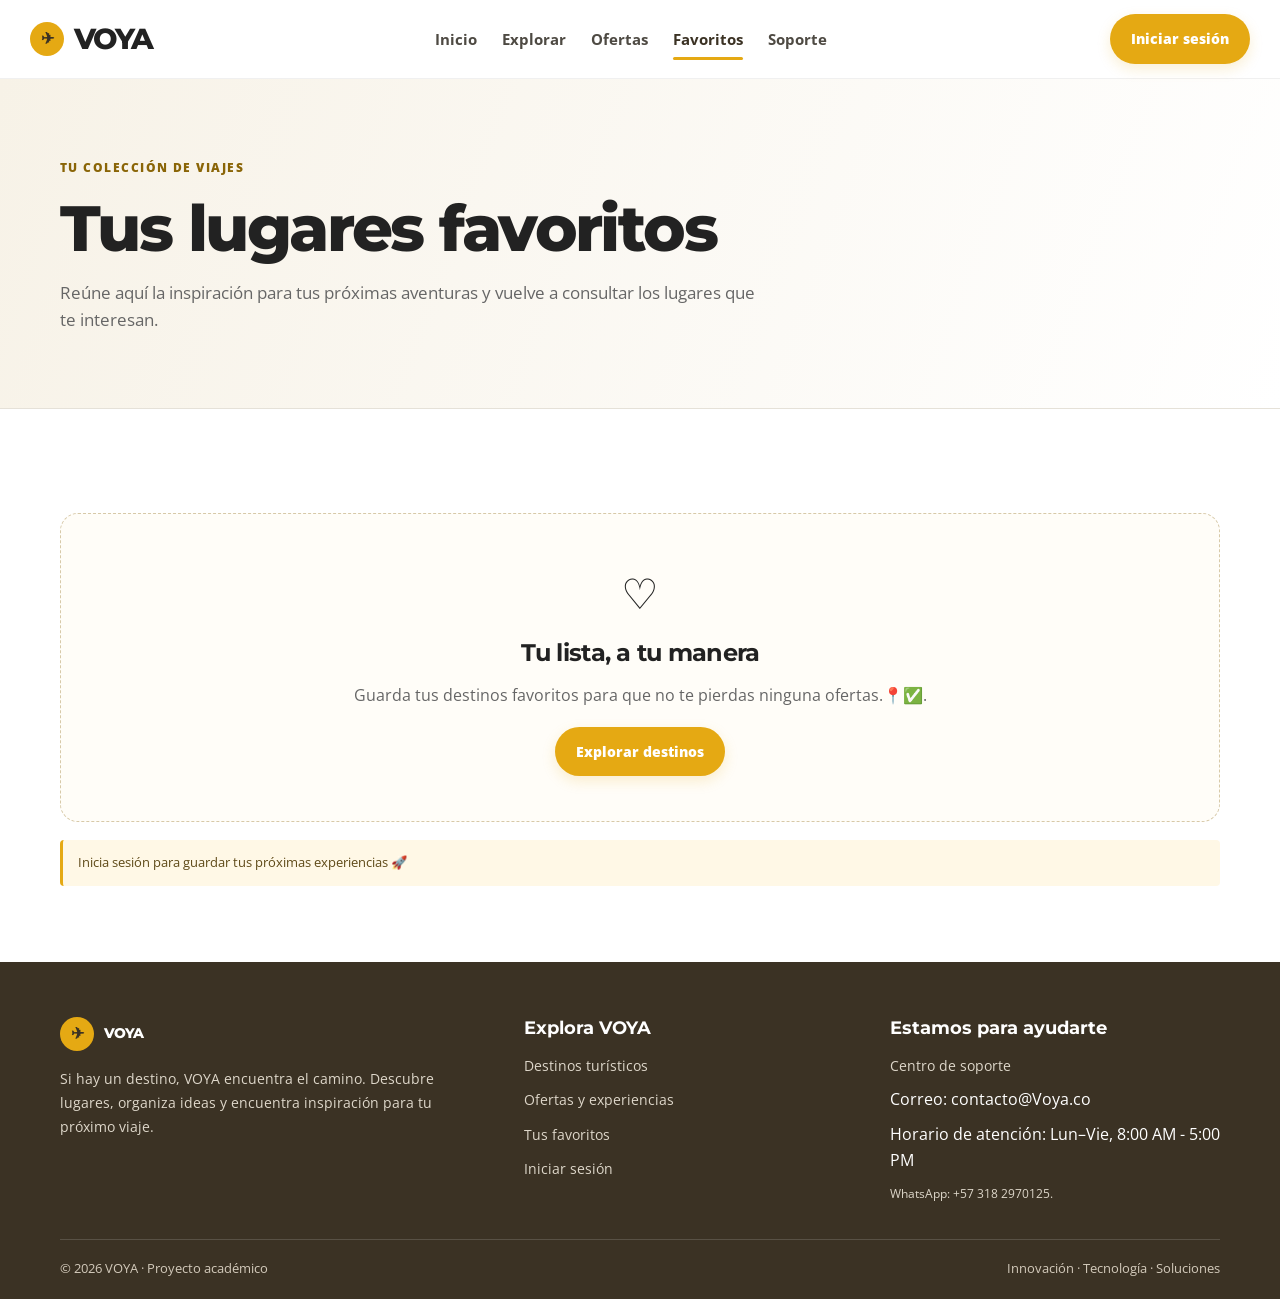
<file: pages/favoritos.html>
<!-- inicio de pagina -->
<!DOCTYPE html>
<html lang="es">

<head>
    <meta charset="utf-8">
    <meta name="viewport" content="width=device-width, initial-scale=1">
    <meta name="description" content="VOYA: descubre destinos y planifica tu próximo viaje.">
    <title>VOYA — Favoritos</title>
    <link rel="stylesheet" href="../css/styles.css">
</head>

<!-- cuerpo/menu-->

<body>
    <header class="header">
        <div class="header__container">
            <a class="header__brand" href="../index.html"><span class="brand-mark"
                    aria-hidden="true">✈</span><span>VOYA</span></a>
            <nav class="nav" aria-label="Navegación principal">
                <ul class="nav__list">
                    <li><a class="nav__link" href="../index.html">Inicio</a></li>
                    <li><a class="nav__link" href="explorar.html">Explorar</a></li>
                    <li><a class="nav__link" href="ofertas.html">Ofertas</a></li>
                    <li><a class="nav__link active" href="favoritos.html">Favoritos</a></li>
                    <li><a class="nav__link" href="soporte.html">Soporte</a></li>
                </ul>
            </nav>
            <div class="header__actions"><a class="btn btn--pill btn--primary" href="login.html">Iniciar sesión</a>
            </div>
        </div>
    </header>

    <!-- secciónes -->
    <main>
        <!-- sección #1-->
        <!-- si no se guarda ninguno -->
        <section class="page-hero">
            <div class="container"><span class="eyebrow">Tu colección de viajes</span>
                <h1>Tus lugares favoritos</h1>
                <p>Reúne aquí la inspiración para tus próximas aventuras y vuelve a consultar los lugares que te
                    interesan.</p>
            </div>
        </section>

        <!-- sección #2-->
        <section class="section">
           <!-- contenedor de tarjetas-->
            <div class="container">
                <div class="grid grid--3" id="favorites-container"></div>

                <div class="empty-state" id="favorites-empty" style="margin-top:28px">
                    <div class="empty-state__icon">♡</div>
                    <h2 style="font-size:1.5rem">Tu lista, a tu manera</h2>
                    <p>Guarda tus destinos favoritos para que no te pierdas ninguna ofertas.📍✅.</p><a
                        class="btn btn--primary btn--pill" style="margin-top:18px" href="explorar.html">Explorar
                        destinos</a>
                </div>
                <p class="notice">Inicia sesión para guardar tus próximas experiencias 🚀</p>
            </div>
        </section>
    </main>

    <!-- pie de pagina -->
    <footer class="footer">
        <div class="container">
            <div class="footer__grid">
                <div><a class="header__brand" href="../index.html"><span class="brand-mark">✈</span><span
                            style="color:#fff">VOYA</span></a>
                    <p style="margin-top:16px">Si hay un destino, VOYA encuentra el camino. Descubre lugares, organiza
                        ideas y encuentra inspiración para tu próximo viaje.</p>
                </div>

                <div>
                    <h3>Explora VOYA</h3>
                    <ul class="footer__links">
                        <li><a href="explorar.html">Destinos turísticos</a></li>
                        <li><a href="ofertas.html">Ofertas y experiencias</a></li>
                        <li><a href="favoritos.html">Tus favoritos</a></li>
                        <li><a href="login.html">Iniciar sesión</a></li>
                    </ul>
                </div>
                <div>
                    <h3>Estamos para ayudarte</h3>
                    <ul class="footer__links">
                        <li><a href="soporte.html">Centro de soporte</a></li>
                        <li>Correo: contacto@Voya.co</li>
                        <li>Horario de atención: Lun–Vie, 8:00 AM - 5:00 PM</li>
                    </ul>
                    <p style="margin-top:10px;font-size:.78rem">WhatsApp: +57 318 2970125.</p>
                </div>
            </div>
            <div class="footer__bottom"><span>© 2026 VOYA · Proyecto académico</span><span>Innovación · Tecnología ·
                    Soluciones</span></div>
        </div>
    </footer>

    <!-- implementación de Javascript -->
    <script type="module">
        import { renderFavorites } from '../js/almacen/favorites.js';

        renderFavorites();
        window.addEventListener('storage', renderFavorites);
    </script>
</body>
</html>
</file>
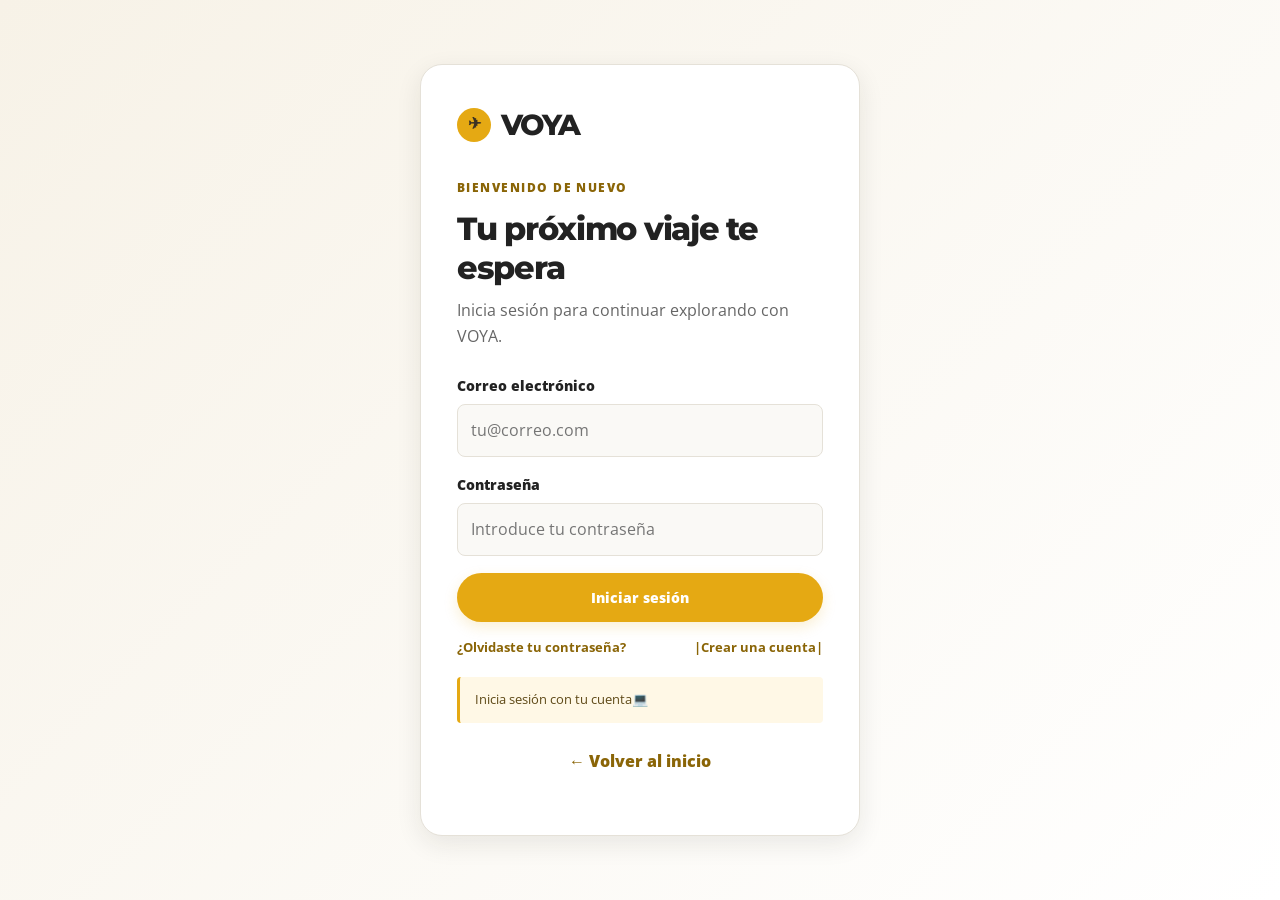
<file: pages/login.html>
<!-- inicio de pagina -->
<!DOCTYPE html>
<html lang="es">

<head>
    <meta charset="utf-8">
    <meta name="viewport" content="width=device-width, initial-scale=1">
    <title>VOYA — Iniciar sesión</title>
    <link rel="stylesheet" href="../css/styles.css">
</head>

<!-- cuerpo-->
<body class="login-page">
    <main class="login-card"><a class="header__brand" href="../index.html"><span
                class="brand-mark">✈</span><span>VOYA</span></a><span class="eyebrow">Bienvenido de nuevo</span>
        <h1>Tu próximo viaje te espera</h1>
        <p>Inicia sesión para continuar explorando con VOYA.</p>
        <form action="#" method="get">
            <div class="form-group"><label for="email">Correo electrónico</label><input class="form-control" id="email"
                    type="email" placeholder="tu@correo.com" required></div>

            <div class="form-group"><label for="password">Contraseña</label><input class="form-control" id="password"
                    type="password" placeholder="Introduce tu contraseña" required></div><button
                class="btn btn--primary btn--pill" style="width:100%" type="submit">Iniciar sesión</button>
        </form>

        <div class="login-links"><a href="soporte.html">¿Olvidaste tu contraseña?</a><a href="registro.html">|Crear una
                cuenta|</a></div>
        <p class="notice">Inicia sesión con tu cuenta💻</p>
        <p style="margin-top:20px;text-align:center"><a href="../index.html" style="font-weight:800;color:#8a6507">←
                Volver al inicio</a></p>
    </main>
</body>
</html>
</file>
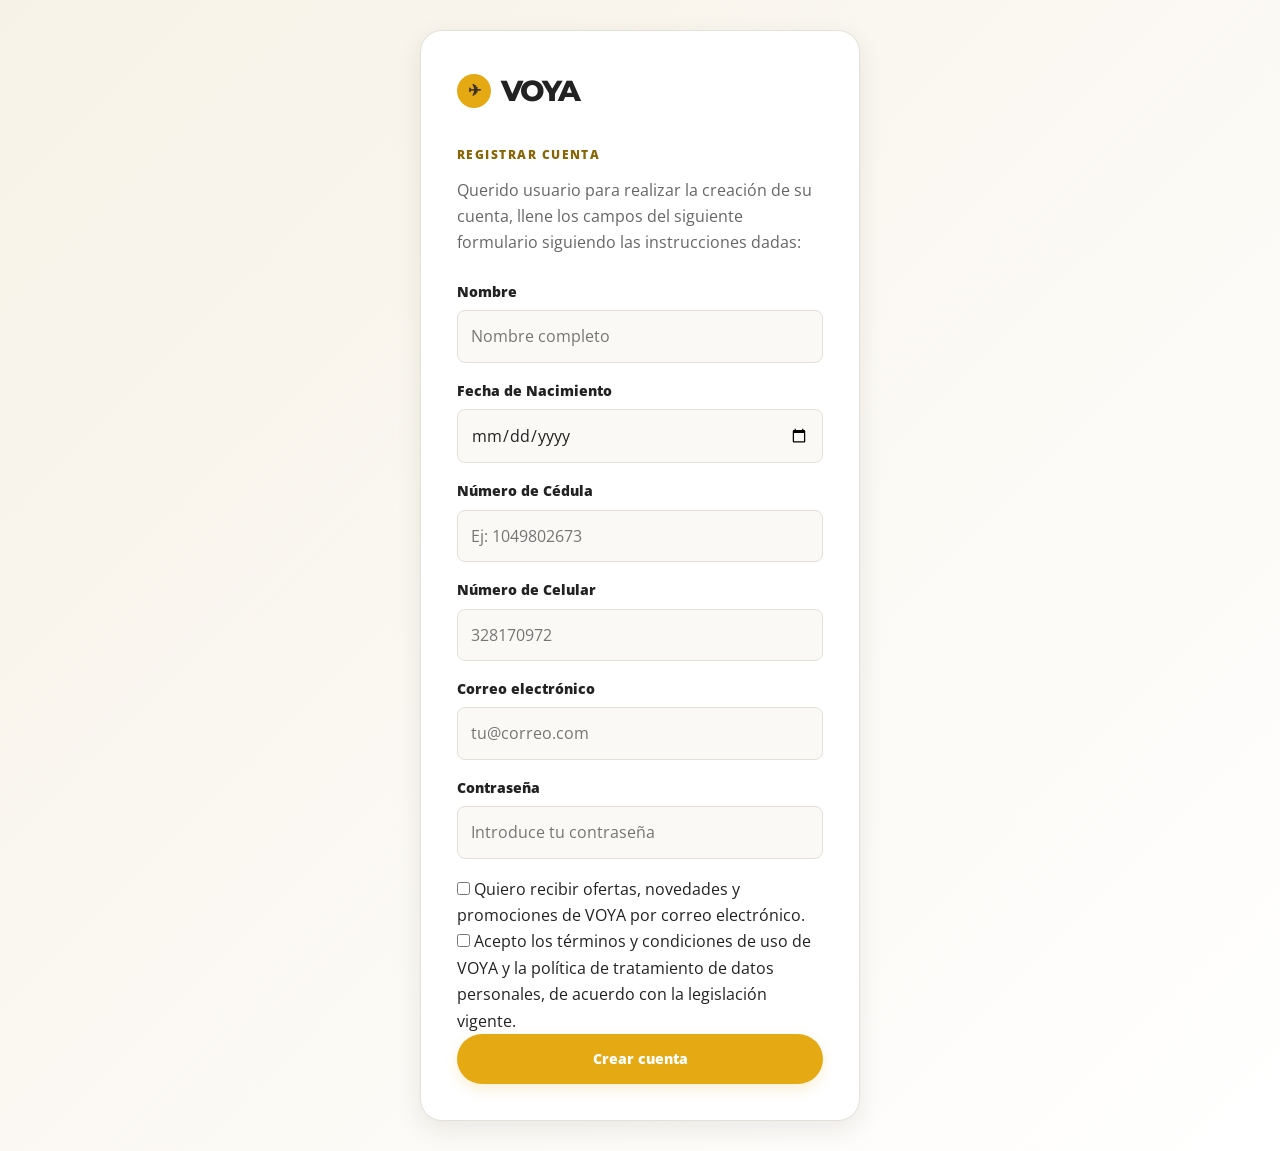
<file: pages/registro.html>
<!-- inicio de página -->
<!DOCTYPE html>
<html lang="es">

<head>
    <meta charset="utf-8">
    <meta name="viewport" content="width=device-width, initial-scale=1">
    <meta name="description" content="VOYA: descubre destinos y planifica tu próximo viaje.">
    <title>VOYA — Soporte y contacto</title>
    <link rel="stylesheet" href="../css/styles.css">
</head>

<!-- cuepro -->
<body class="login-page">
    <main class="login-card"><a class="header__brand" href="../index.html"><span
                class="brand-mark">✈</span><span>VOYA</span></a><span class="eyebrow">Registrar cuenta</span>
        <p>Querido usuario para realizar la creación de su cuenta, 
        llene los campos del siguiente formulario siguiendo las instrucciones dadas:</p>
        <form action="#" method="get">
            <div class="form-group"><label for="name">Nombre</label><input class="form-control"
                                    id="name" name="nombre" placeholder="Nombre completo" required></div>
                                    
           <div class="form-group"><label for="dates">Fecha de Nacimiento</label><input class="form-control"
                                    <input type="date" class="search-box__input" id="dates" name="fecha" placeholder="Elige tus fechas" required></div>                         
           <div class="form-group"><label for="tel">Número de Cédula</label><input class="form-control" id="cedula"
                    requiredtype="tel" name="cédula" placeholder="Ej: 1049802673"pattern="[0-9]{10}" required></div> 
                    
           <div class="form-group"><label for="tel">Número de Celular</label><input class="form-control" id="celular"
                    requiredtype="tel" name="celular" placeholder="328170972"pattern="[0-9]{10}" required></div>                     
                                    
                                    
            <div class="form-group"><label for="email">Correo electrónico</label><input class="form-control" id="email"
                    type="email" placeholder="tu@correo.com" required></div>

            <div class="form-group"><label for="password">Contraseña </label><input class="form-control" id="password"
                    type="password" placeholder="Introduce tu contraseña" required></div>
            
           <div class="from-group"><label >
    <input type="checkbox" name="promociones" value="si">
    <span>Quiero recibir ofertas, novedades y promociones de VOYA por correo electrónico.</span>
  </label>
          <br>
  <label>
    <input type="checkbox" name="terminos" required>
    <span>Acepto los términos y condiciones de uso de VOYA y la política de tratamiento de datos personales, de acuerdo con la legislación vigente.</span>
  </label></div>                                                                                                                                                               
                    
                <button class="btn btn--primary btn--pill" style="width:100%" type="submit">Crear cuenta</button>
        </form>
        </main>
</file>
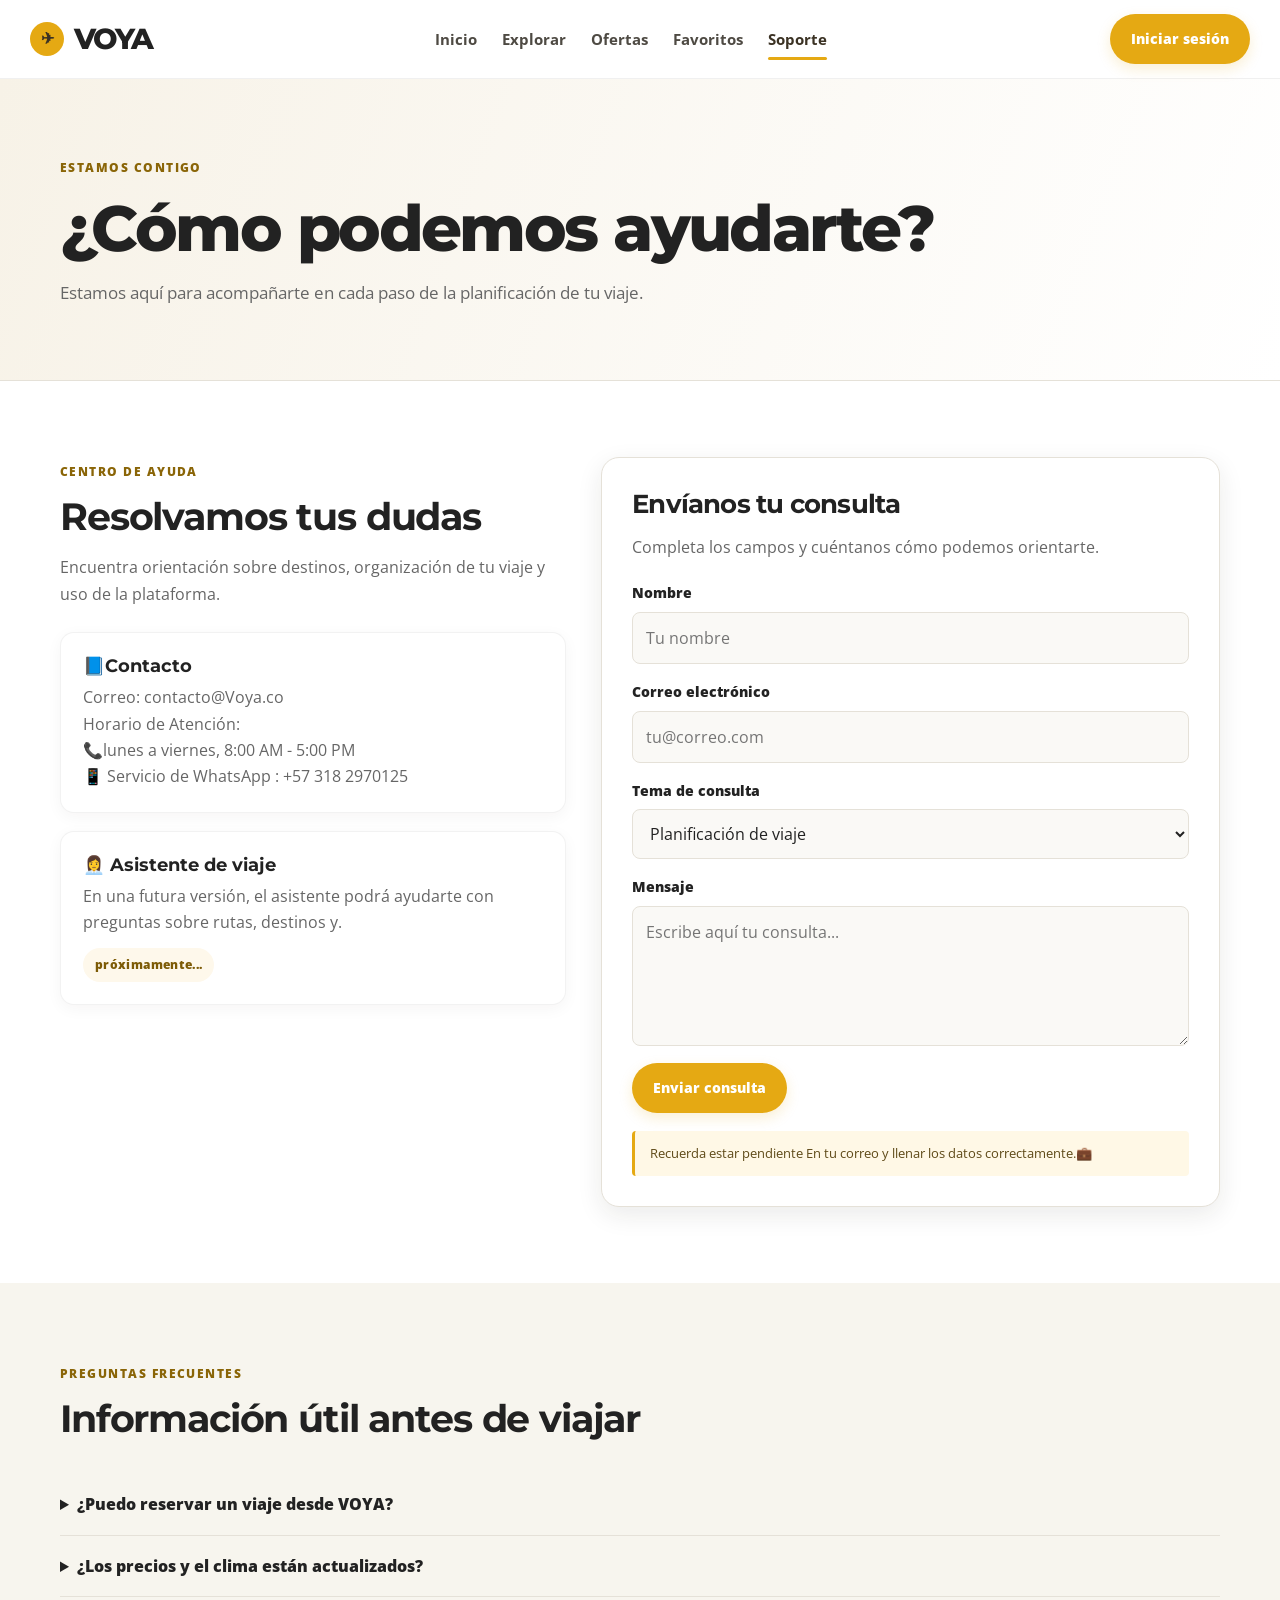
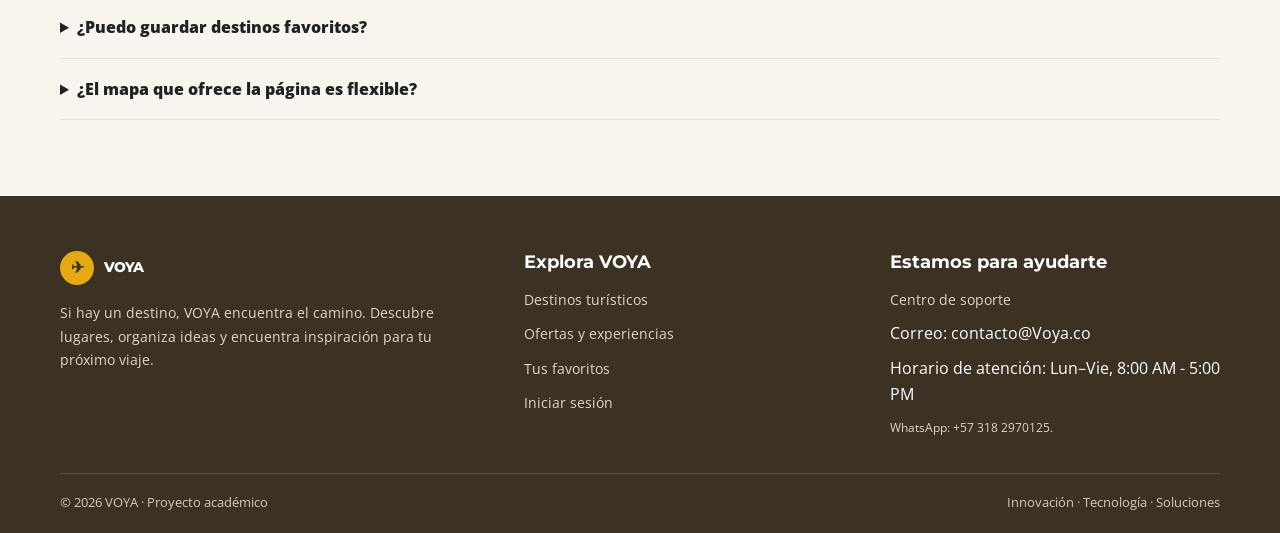
<file: pages/soporte.html>
<!-- inicio de página -->
<!DOCTYPE html>
<html lang="es">

<head>
    <meta charset="utf-8">
    <meta name="viewport" content="width=device-width, initial-scale=1">
    <meta name="description" content="VOYA: descubre destinos y planifica tu próximo viaje.">
    <title>VOYA — Soporte y contacto</title>
    <link rel="stylesheet" href="../css/styles.css">
</head>

<!-- cuerpo-->
<body>
    <header class="header">
        <div class="header__container">
            <a class="header__brand" href="../index.html"><span class="brand-mark"
                    aria-hidden="true">✈</span><span>VOYA</span></a>
            <nav class="nav" aria-label="Navegación principal">
                <ul class="nav__list">
                    <li><a class="nav__link" href="../index.html">Inicio</a></li>
                    <li><a class="nav__link" href="explorar.html">Explorar</a></li>
                    <li><a class="nav__link" href="ofertas.html">Ofertas</a></li>
                    <li><a class="nav__link" href="favoritos.html">Favoritos</a></li>
                    <li><a class="nav__link active" href="soporte.html">Soporte</a></li>
                </ul>
            </nav>
            <div class="header__actions"><a class="btn btn--pill btn--primary" href="login.html">Iniciar sesión</a>
            </div>
        </div>
    </header>


    <!-- secciones -->
    <main>
        <!-- sección #1-->
        <section class="page-hero">
            <div class="container"><span class="eyebrow">Estamos contigo</span>
                <h1>¿Cómo podemos ayudarte?</h1>
                <p>Estamos aquí para acompañarte en cada paso de la planificación de tu viaje.</p>
            </div>
        </section>

        <!-- sección #2 -->
        <section class="section">
            <div class="container">
                <div class="form-layout">
                    <div><span class="eyebrow">Centro de ayuda</span>
                        <h2>Resolvamos tus dudas</h2>
                        <p>Encuentra orientación sobre destinos, organización de tu viaje y uso de la plataforma.</p>
                        <div class="info-card" style="margin-top:25px">
                            <h3>📘Contacto</h3>
                            <p>Correo: contacto@Voya.co</p>
                            <p>Horario de Atención:
                            <br> 
                            📞lunes a viernes, 8:00 AM - 5:00 PM</p>
                            
                            <p>📱 Servicio de WhatsApp : +57 318 2970125</p>
                            
                        </div>
                        <div class="info-card">
                            <h3>👩‍💼 Asistente de viaje</h3>
                            <p>En una futura versión, el asistente podrá ayudarte con preguntas sobre rutas, destinos y.</p><span class="badge"
                                style="background:var(--gold-light);color:#7d5b06;margin-top:12px">próximamente...</span>
                        </div>
                    </div>
                    
                    <div class="form-panel">
                        <h2 style="font-size:1.65rem">Envíanos tu consulta</h2>
                        <p style="margin-bottom:22px">Completa los campos y cuéntanos cómo podemos orientarte.</p>
                        <form action="#" method="get">
                            <div class="form-group"><label for="name">Nombre</label><input class="form-control"
                                    id="name" name="nombre" placeholder="Tu nombre" required></div>
                            <div class="form-group"><label for="contact-email">Correo electrónico</label><input
                                    class="form-control" id="contact-email" name="correo" type="email"
                                    placeholder="tu@correo.com" required></div>
                                    
                            <div class="form-group"><label for="topic">Tema de consulta</label><select
                                    class="form-control" id="topic" name="tema">
                                    <option>Planificación de viaje</option>
                                    <option>Destinos y transporte</option>
                                    <option>Cuenta y acceso</option>
                                    <option>Otro tema</option>
                                </select></div>
                                
                            <div class="form-group"><label for="message">Mensaje</label><textarea class="form-control"
                                    id="message" name="mensaje" placeholder="Escribe aquí tu consulta..."
                                    required></textarea></div>
                            <button class="btn btn--primary btn--pill" type="submit">Enviar consulta</button>
                        </form>
                        <p class="notice">Recuerda estar pendiente En tu correo y llenar los datos correctamente.💼</p>
                    </div>
                </div>
            </div>
        </section>

        <!-- sección #3 -->
        <section class="section section--cream">
            <div class="container faq">
                <div class="section-heading"><span class="eyebrow">Preguntas frecuentes</span>
                    <h2>Información útil antes de viajar</h2>
                </div>
                
                <!-- Preguntas frecuentes:-->
                <details>
                    <summary>¿Puedo reservar un viaje desde VOYA?</summary>
                    <p>En esta versión aún no está impelmentada dicha función, próximamente se añadiremos la parte de reservas y una base de datos como almacenamiento optimizador.</p>
                </details>
                <details>
                    <summary>¿Los precios y el clima están actualizados?</summary>
                    <p>Si. Los datos que aparecen en la página son a tiempo real tanto los precios como el clima..</p>
                </details>
                <details>
                    <summary>¿Puedo guardar destinos favoritos?</summary>
                    <p>La página tiene implementado un guardado automático interno, en el cuál solo debe dar click a un botón dentro de las tarjetas con el símbolo "♥️".</p>
                </details>
                <details>
                <summary>¿El mapa que ofrece la página es flexible?</summary>
                    <p>Si. Los recuadros de mapeos que ofrecemos son 100% flexibles, dando a conocer todo el entorno del lugar y una mayor oportunidad de recorrido.</p>
                </details>
            </div>
        </section>
    </main>

    <!-- pie de pagina -->
    <footer class="footer">
        <div class="container">
            <div class="footer__grid">
                <div><a class="header__brand" href="../index.html"><span class="brand-mark">✈</span><span
                            style="color:#fff">VOYA</span></a>
                    <p style="margin-top:16px">Si hay un destino, VOYA encuentra el camino. Descubre lugares, organiza
                        ideas y encuentra inspiración para tu próximo viaje.</p>
                </div>

                <div>
                    <h3>Explora VOYA</h3>
                    <ul class="footer__links">
                        <li><a href="explorar.html">Destinos turísticos</a></li>
                        <li><a href="ofertas.html">Ofertas y experiencias</a></li>
                        <li><a href="favoritos.html">Tus favoritos</a></li>
                        <li><a href="login.html">Iniciar sesión</a></li>
                    </ul>
                </div>
                <div>
                    <h3>Estamos para ayudarte</h3>
                    <ul class="footer__links">
                        <li><a href="soporte.html">Centro de soporte</a></li>
                        <li>Correo: contacto@Voya.co</li>
                        <li>Horario de atención: Lun–Vie, 8:00 AM - 5:00 PM</li>
                    </ul>
                    <p style="margin-top:10px;font-size:.78rem">WhatsApp: +57 318 2970125.</p>
                </div>
            </div>
            <div class="footer__bottom"><span>© 2026 VOYA · Proyecto académico</span><span>Innovación · Tecnología ·
                    Soluciones</span></div>
        </div>
    </footer>
</body>
</html>
</file>
<file: css/styles.css>
@import url('https://fonts.googleapis.com/css2?family=Montserrat:wght@400;500;600;700;800&family=Open+Sans:wght@400;500;600;700&display=swap');

/* Base */
@import url('base/variables.css');
@import url('base/reset.css');
@import url('base/typography.css');

/* Layout */
@import url('layout/layout.css');
@import url('layout/header.css');
@import url('layout/footer.css');

/* Componentes */
@import url('components/buttons.css');
@import url('components/cards.css');
@import url('components/forms.css');
@import url('components/search.css');
@import url('components/page-header.css');
@import url('components/filters.css');
@import url('components/feedback.css');
@import url('components/promo.css');

/* Páginas */
@import url('pages/home.css');
@import url('pages/destino.css');
@import url('pages/soporte.css');
@import url('pages/login.css');
</file>
